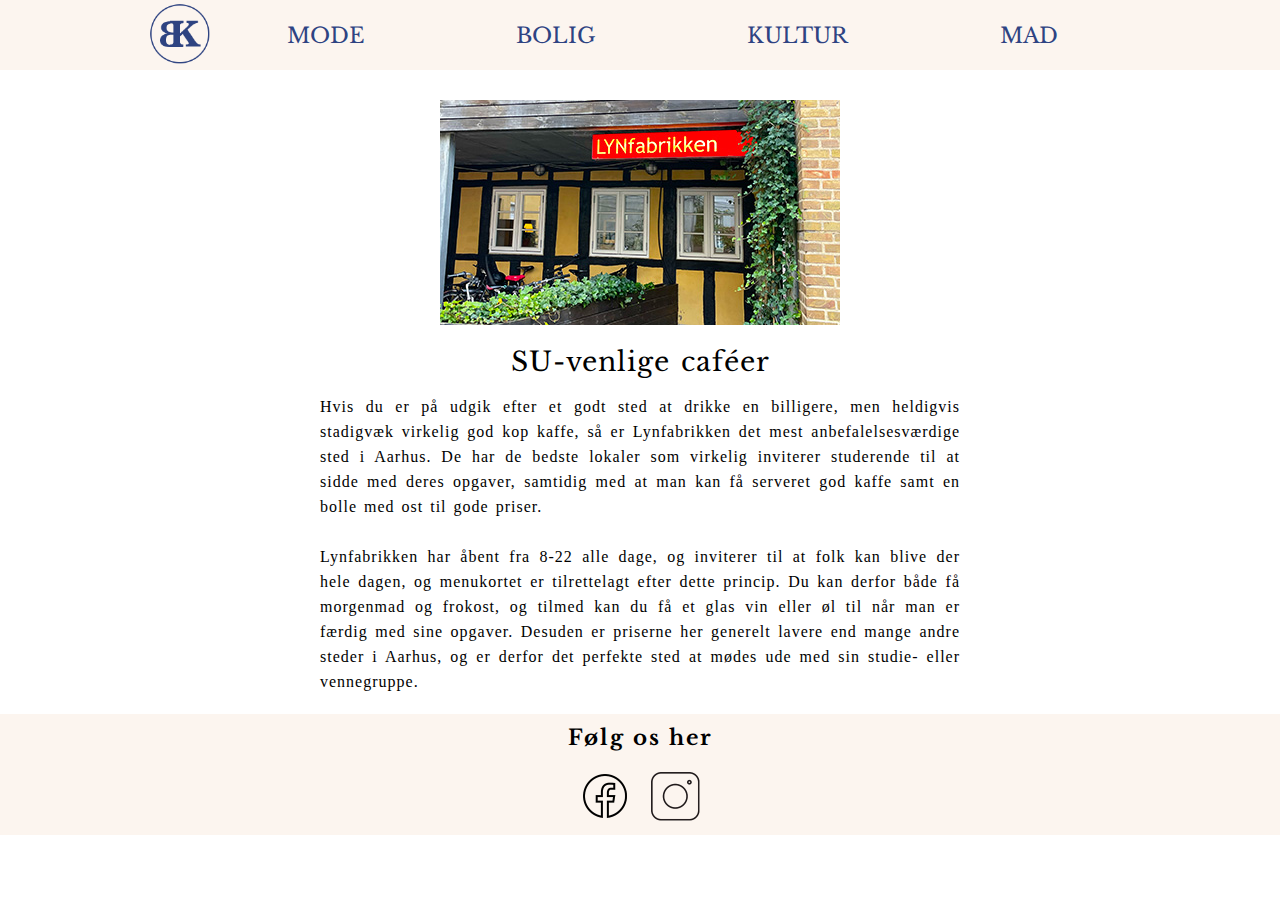
<file: kultur.html>
<!DOCTYPE html>
<html lang="da">
<head>
    <meta charset="UTF-8">
    <meta http-equiv="X-UA-Compatible" content="IE=edge">
    <meta name="viewport" content="width=device-width, initial-scale=1.0">
    <title>Kultur - SU-venlige caféer</title>
    <link rel="stylesheet" href="styles.css">
    <link rel="preconnect" href="https://fonts.googleapis.com"> 
    <link rel="preconnect" href="https://fonts.gstatic.com" crossorigin> 
    <link href="https://fonts.googleapis.com/css2?family=Libre+Baskerville:ital@1&display=swap" rel="stylesheet">
</head>

<body>
    <header>
        <a href="index.html"><img id="logo" src="images/logo.png" alt="logo"></a>

        <nav>
            <a href="mode.html">Mode</a>
            <a href="#">Bolig</a>
            <a href="kultur.html">Kultur</a>
            <a href="mad.html">Mad</a>
        </nav>
    </header>

    <main>
        <section class="lynfabrikken">
            <div>
                <img src="images/lynfabrikkenartikel.jpg" alt="Lynfabrikken">
            </div>
        </section>

        <section>
            <article>
                <h1>SU-venlige caféer</h1>
                <p>Hvis du er på udgik efter et godt sted at drikke en billigere, men heldigvis stadigvæk 
                    virkelig god kop kaffe, så er Lynfabrikken det mest anbefalelsesværdige sted i Aarhus. 
                    De har de bedste lokaler som virkelig inviterer studerende til at sidde med deres 
                    opgaver, samtidig med at man kan få serveret god kaffe samt en bolle med ost til gode 
                    priser. <br>
                    <br>
                    Lynfabrikken har åbent fra 8-22 alle dage, og inviterer til at folk kan blive der hele 
                    dagen, og menukortet er tilrettelagt efter dette princip. Du kan derfor både få 
                    morgenmad og frokost, og tilmed kan du få et glas vin eller øl til når man er færdig med 
                    sine opgaver. Desuden er priserne her generelt lavere end mange andre steder i Aarhus, 
                    og er derfor det perfekte sted at mødes ude med sin studie- eller vennegruppe.
                    </p>
            </article>
        </section>
    </main>

    <footer>
        <section>
            <div>
                <h3>Følg os her</h3>
            </div>
        </section>

        <section class="findos">
            <div>
                <a href="#"><img id="fb" src="images/facebook.png" alt="Facebook"></a>
            </div>

            <div>
                <a href="#"><img id="insta" src="images/insta.png" alt="Instagram"></a>
            </div>
        </section>
    </footer>
</body>
</html>
</file>
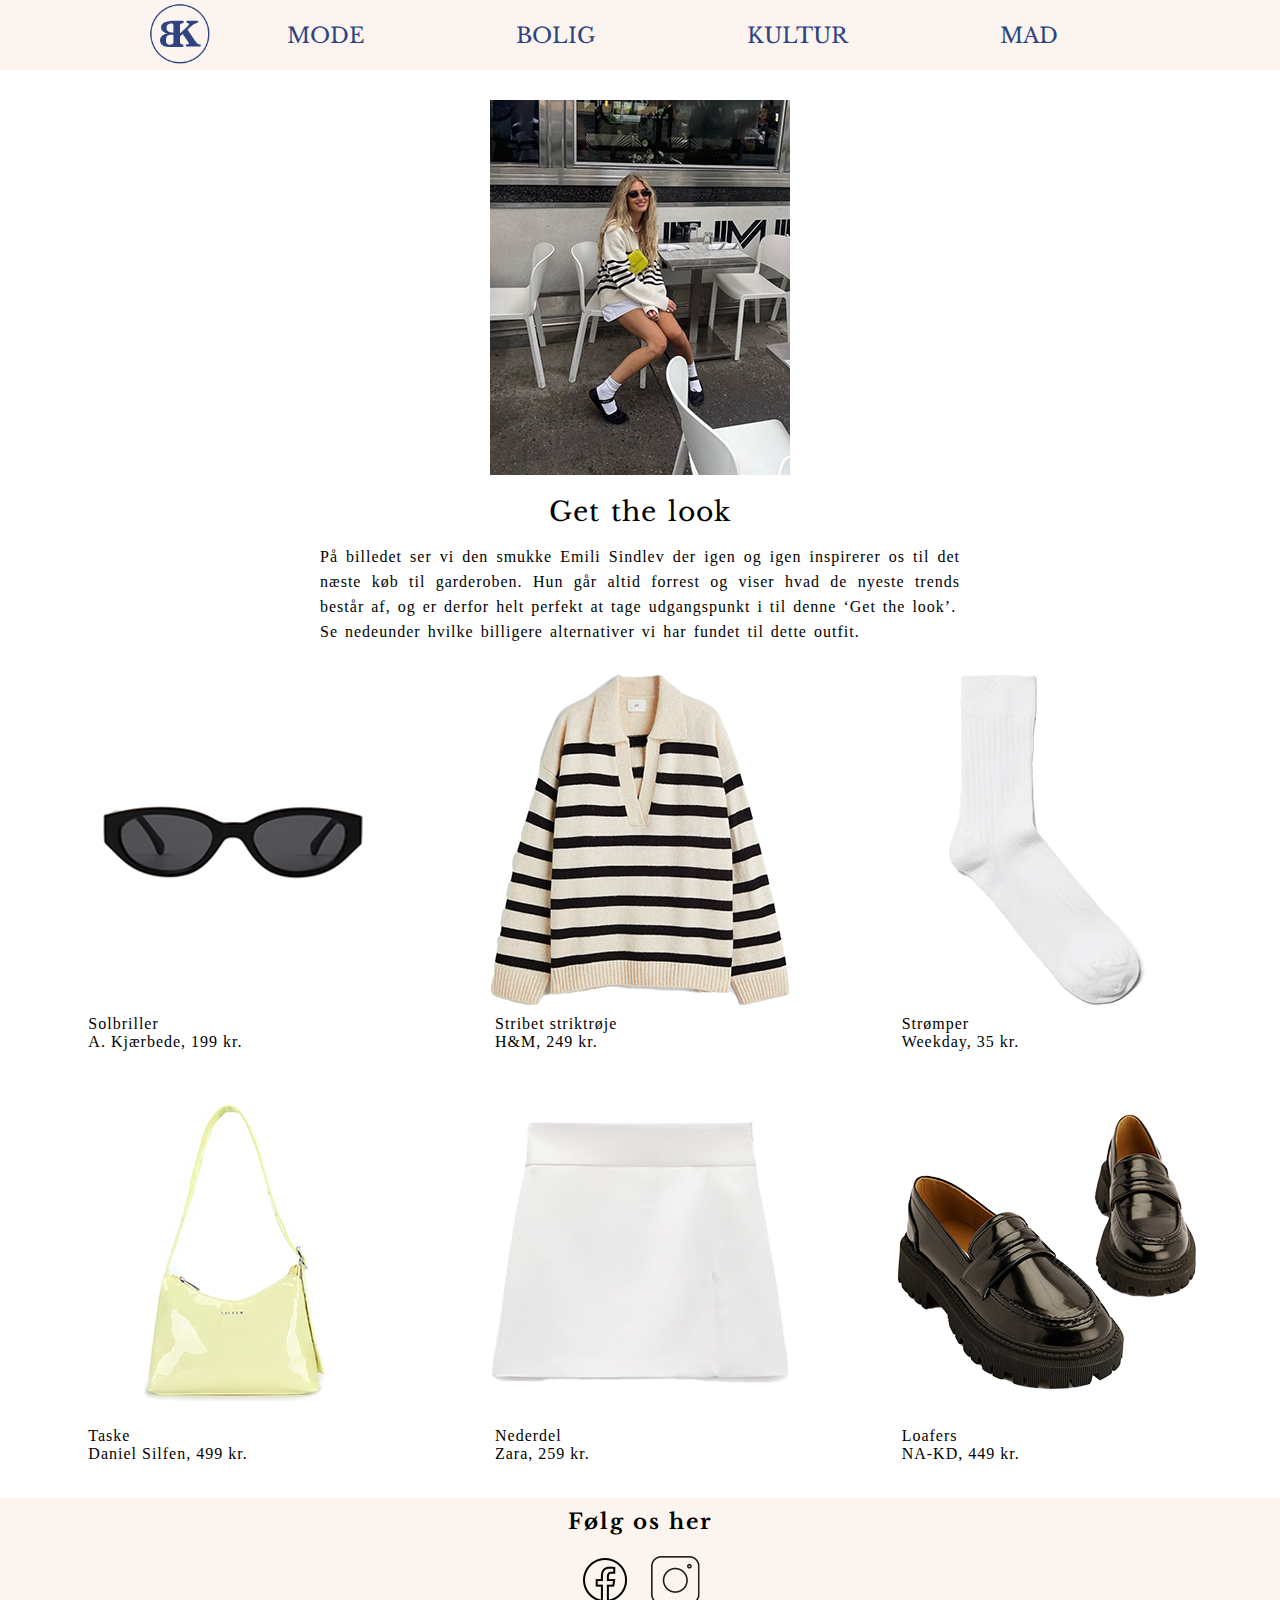
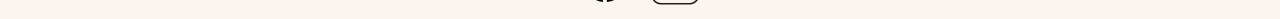
<file: mode.html>
<!DOCTYPE html>
<html lang="da">
<head>
    <meta charset="UTF-8">
    <meta http-equiv="X-UA-Compatible" content="IE=edge">
    <meta name="viewport" content="width=device-width, initial-scale=1.0">
    <title>Mode - Get the look</title>
    <link rel="stylesheet" href="styles.css">
    <link rel="preconnect" href="https://fonts.googleapis.com"> 
    <link rel="preconnect" href="https://fonts.gstatic.com" crossorigin> 
    <link href="https://fonts.googleapis.com/css2?family=Libre+Baskerville:ital@1&display=swap" rel="stylesheet">
</head>


<body>
    <header>
        <a href="index.html"><img id="logo" src="images/logo.png" alt="logo"></a>

        <nav>
            <a href="mode.html">Mode</a>
            <a href="#">Bolig</a>
            <a href="kultur.html">Kultur</a>
            <a href="mad.html">Mad</a>
        </nav>
    </header>

    <main>
        <section class="getthelook">
            <div>
                <img src="images/getthelook.jpg" alt="Get the look">
            </div>
        </section>

        <section>
            <article>
                <h1>Get the look</h1>
                <p>På billedet ser vi den smukke Emili Sindlev der igen og igen inspirerer os til det næste køb til garderoben.
                    Hun går altid forrest og viser hvad de nyeste trends består af, og er derfor helt perfekt at tage
                    udgangspunkt i til denne ‘Get the look’. <br>
                    Se nedeunder hvilke billigere alternativer vi har fundet til dette outfit.</p>
            </article>
        </section>

        <section class="cardscontainermode">
            <div>
                <a href="https://akjaerbede.dk/vare/winnie-black/"><img src="images/solbriller.png" alt="Solbriller">
                <h4>Solbriller <br> A. Kjærbede, 199 kr.</h4></a>
            </div>

            <div>
                <a href="https://www2.hm.com/da_dk/productpage.1093199004.html"><img src="images/strib.png" alt="Stribet striktrøje">
                <h4>Stribet striktrøje <br> H&M, 249 kr.</h4></a>
            </div>

            <div>
                <a href="https://www.weekday.com/en_dkk/women/socks/product.selma-socks-white.0294150004.html"><img src="images/sok.png" alt="Strømper">
                <h4>Strømper <br> Weekday, 35 kr.</h4></a>
            </div>
        </section>

        <section class="cardscontainermode">
            <div>
                <a href="https://silfenstudio.com/collections/crossbody-bag-ulrikke-5/"><img src="images/taske.png" alt="Taske">
                <h4>Taske <br> Daniel Silfen, 499 kr.</h4></a>
            </div>

            <div>
                <a href="https://www.zara.com/dk/da/buksenederdel-med-slids-p02291888.html?v1=192693397&v2=2113840
                "><img src="images/nederdel.png" alt="Nederdel">
                <h4>Nederdel <br> Zara, 259 kr.</h4></a>
            </div>

            <div>
                <a href="https://www.na-kd.com/dk/alle-kategorier/kraftige-retroloafers-sort-1055-001025-0002?CountryCode=DNK&utm_source=google&utm_medium=cpc&utm_campaign=dk-css-shopping-smart-GS1055-001025-0002-646&ssr=on&dfw_tracker=30167-913878&shopping_id_click=1055-001025-0002-646&CountryCode=DNK&utm_source=google&utm_medium=cpc&utm_campaign=dk-css-shopping-smart-GS&gclid=CjwKCAjwkaSaBhA4EiwALBgQaPd_V2Y7BU-eB0r_G1ERLeV5nBaLoYOxXTSJaXPL0FRAz4lLIy73FxoC4SkQAvD_BwE"><img src="images/sko.png" alt="Loafers">
                <h4>Loafers <br> NA-KD, 449 kr.</h4></a>
            </div>
        </section>
    </main>

    <footer>
        <section>
            <div>
                <h3>Følg os her</h3>
            </div>
        </section>

        <section class="findos">
            <div>
                <a href="#"><img id="fb" src="images/facebook.png" alt="Facebook"></a>
            </div>

            <div>
                <a href="#"><img id="insta" src="images/insta.png" alt="Instagram"></a>
            </div>
        </section>
    </footer>
</body>
</html>
</file>
<file: styles.css>
/*RESET GENERELLE REGLER FOR CSS*/
*{
    margin: 0;
    padding: 0;
    box-sizing: border-box;
}

/*HEADER*/
header{
    width: 100%;
    height: 70px;
    display: flex;
    justify-content: center;
    align-items: center;
    padding-left: 5%;
    padding-right: 5%;

    top: 0px;
    background-color: #FCF5EF;

    /*Position fixed*/
    position: fixed;
    top: 0px;
}

header nav a{
    text-decoration: none;
    color: #2E4382;
    text-transform: uppercase;
    font-family: 'Libre Baskerville', serif;
    font-size: 16pt;
}

header nav{
    display:flex;
    width: 80%;
    justify-content: space-around;
}

header nav a:hover{
    color: black;
}

#logo{
    width: 65px;
    height: auto;
}


/*MAIN*/
main{
    margin-top: 100px;
}

h1{
    text-align: center;
    font-family: 'Libre Baskerville', serif;
    font-size: 20pt;
    font-weight: normal;
    letter-spacing: 1px;
    margin: 15px;
}

 hr{
    width: 10%;
    margin-left: 45%;
    margin-right: 45%;
    /*Centrering ved hjælp af side margins*/
}


/*DE TRE CARDSCONTAINERS*/
.cardscontainer{
    min-width: 1100px;
    margin: 30;
    
    display: flex;
    justify-content: space-around;

    font-family: 'Libre Baskerville', serif;
}

.cardscontainer div{
    margin-top: 90px;
    width: 340px;

    background-color: white;

    text-align: center; 
}

.cardscontainer div h2{
    font-size: 16pt;
    font-weight:bold;
    margin: 5px;
    letter-spacing: 1px;
}

.cardscontainer div p{
    font-size: 13pt;
    font-weight:lighter;
    line-height: 25px;
    margin: 5px;
    letter-spacing: 1px;
}

.cardscontainer a{
    text-decoration: none;
    color: black;
}


/*FOOTER*/
footer{
    background-color: #FCF5EF;
    margin-top: 20px;
}

h3{
    font-family:'Libre Baskerville', serif;
    font-size: 16pt;
    text-align: center;
    font-weight:bold;
    padding: 10px;
    letter-spacing: 2px;
}

.findos{
    display: flex;
    justify-content: center;
}

#fb , #insta{
    height: 50px;
    width: auto;
    margin: 10px;
}


/*BILLEDER I ARTIKLERNE*/
.lynfabrikken , .forårsruller , .getthelook{
    display: flex;
    justify-content: center;
    margin: 20px;
}

/*OVERORDNET FOR ARTIKLERNE*/
article{
    padding-left: 25%;
    padding-right: 25%;
    text-align: justify;
    letter-spacing: 1px;
    word-spacing: 2px;
    line-height: 25px;
}

article h1{
    margin-bottom: 20px;
}

/*CARDSCONTAINERS I MODE ARTIKEL*/
.cardscontainermode{
    display: flex;
    justify-content: space-around;

    min-width: 1100px;
    margin: 30px;
}

.cardscontainermode div h4{
    font-size: 12pt;
    font-weight:normal;
    margin: 5px;
    letter-spacing: 1px;
}

.cardscontainermode a{
    text-decoration: none;
    color: black;
}
</file>
